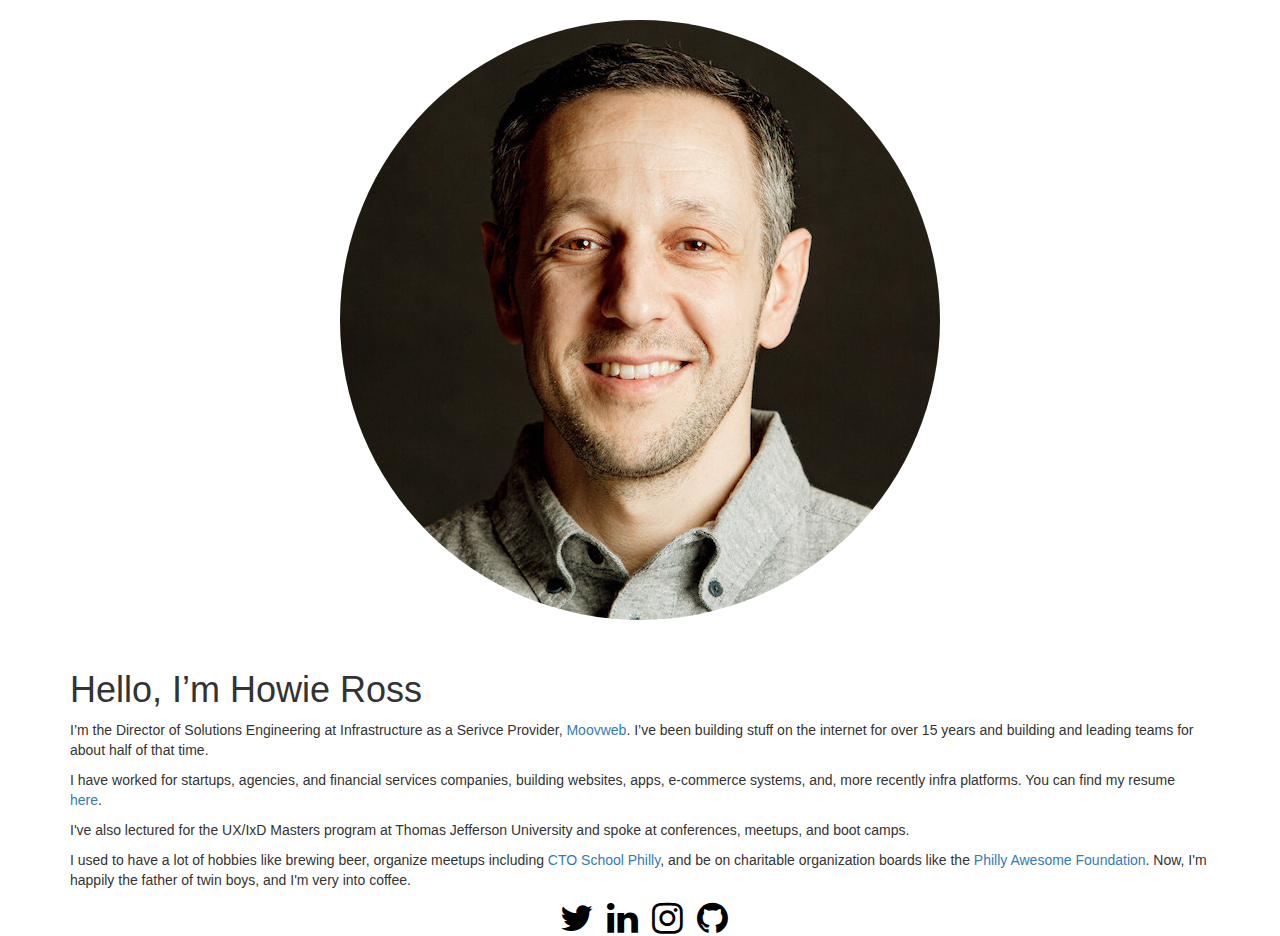
<file: index.html>
<head>
  <meta charset="utf-8">
  <meta http-equiv="X-UA-Compatible" content="IE=edge">
  <meta name="viewport" content="width=device-width, initial-scale=1">
  <meta name="description" content="Howie's Site">
  <meta name="author" content="Howie Ross">

  <title>Howie Ross's Site</title>

  <link href='https://fonts.googleapis.com/css?family=Exo:400,900' rel='stylesheet' type='text/css'>
  <link href="https://maxcdn.bootstrapcdn.com/bootstrap/3.3.7/css/bootstrap.min.css" rel="stylesheet" integrity="sha384-BVYiiSIFeK1dGmJRAkycuHAHRg32OmUcww7on3RYdg4Va+PmSTsz/K68vbdEjh4u" crossorigin="anonymous">
  <link rel="stylesheet" href="https://cdnjs.cloudflare.com/ajax/libs/font-awesome/4.7.0/css/font-awesome.min.css">
  <link href="styles.css" rel="stylesheet" type="text/css">

  <script
  src="https://code.jquery.com/jquery-3.1.1.min.js"
  integrity="sha256-hVVnYaiADRTO2PzUGmuLJr8BLUSjGIZsDYGmIJLv2b8="
  crossorigin="anonymous"></script>
  <script src="https://maxcdn.bootstrapcdn.com/bootstrap/3.3.7/js/bootstrap.min.js" integrity="sha384-Tc5IQib027qvyjSMfHjOMaLkfuWVxZxUPnCJA7l2mCWNIpG9mGCD8wGNIcPD7Txa" crossorigin="anonymous"></script>
</head>
<body>
  <div class="jumbotron">
  </div>
  <div class="container">
      <h1>Hello, I’m Howie Ross</h1>

      <p>
        I’m the Director of Solutions Engineering at Infrastructure as a Serivce Provider,
        <a href="https://www.moovweb.com/">Moovweb</a>.
      
        I’ve been building stuff on the internet for over 15 years and building
        and leading teams for about half of that time.
      </p>
      <p>I have worked for startups, agencies, and financial services companies, building websites, 
        apps, e-commerce systems, and, more recently infra platforms.
        You can find my resume <a href="https://docs.google.com/document/d/1ETSnhJWz0tnomekjgxsyehLep-nFzp05W_-OdqPzhwg/edit?usp=sharing">here</a>.
      </p>
        I've also lectured for the UX/IxD Masters
        program at Thomas Jefferson University and spoke at conferences, meetups, and boot camps.
      </p>  
        I used to have a lot of hobbies like brewing beer, organize meetups including
        <a href="https://www.meetup.com/CTO-School-Philadelphia/">CTO School
        Philly</a>, and be on charitable organization boards like the
        <a href="http://www.awesomefoundation.org/en/chapters/philadelphia" />
        Philly Awesome Foundation</a>. Now, I'm happily the father of twin boys, and I'm very into coffee.
      </p>
      <div class="icons">
      <a href="https://twitter.com/howdiz">
        <i class="fa fa-twitter"></i>
      </a>
      <a href="https://www.linkedin.com/in/howardross">
        <i class="fa fa-linkedin"></i>
      </a>
      <a href="https://www.instagram.com/howdiz/">
        <i class="fa fa-instagram"></i>
      </a>
      <a href="https://github.com/howdiz">
        <i class="fa fa-github"></i>
      </a>
    </div>
    </div>
</body>
</file>
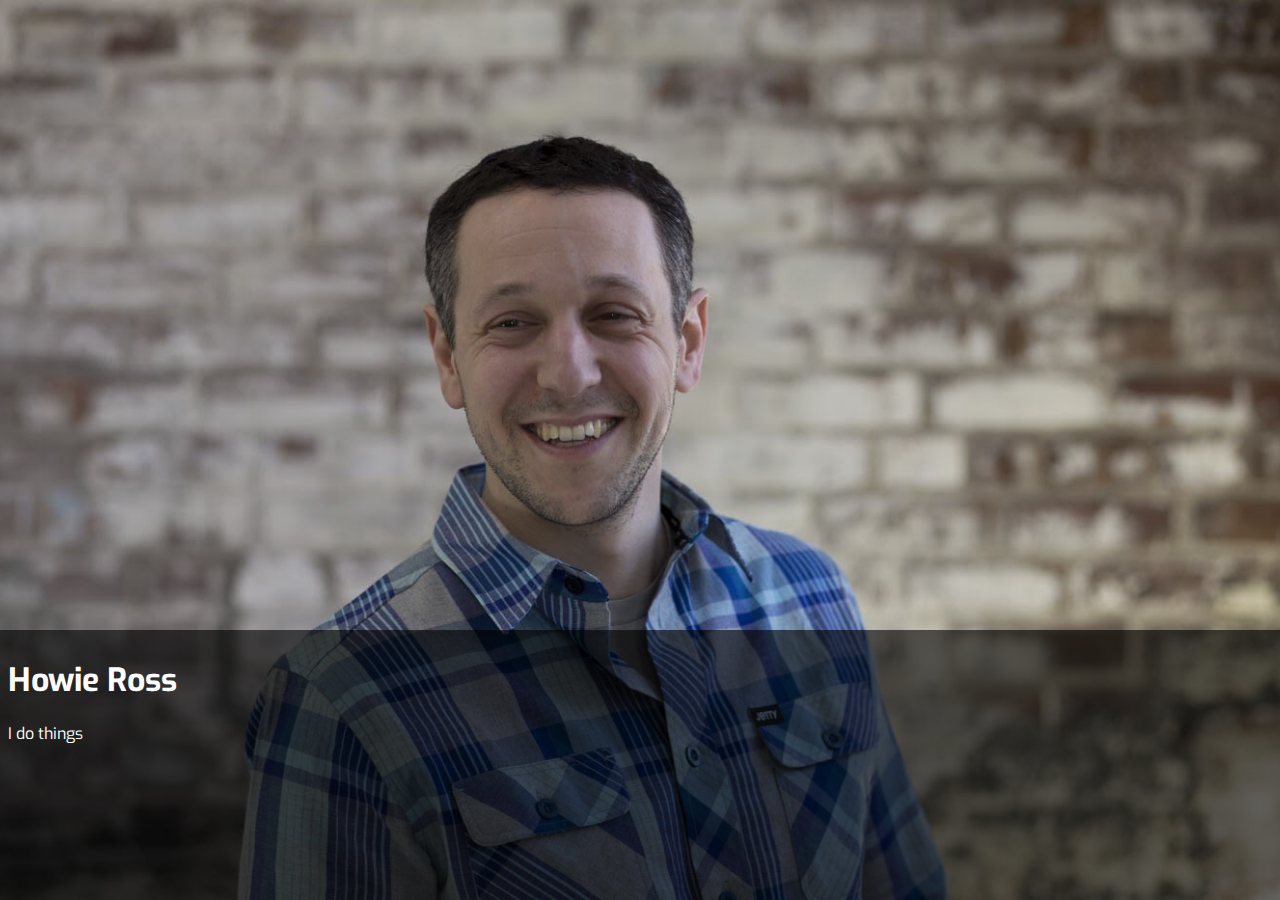
<file: new.html>
<head>

  <meta charset="utf-8">
  <meta http-equiv="X-UA-Compatible" content="IE=edge">
  <meta name="viewport" content="width=device-width, initial-scale=1">
  <meta name="description" content="Howie's Site">
  <meta name="author" content="Howie Ross">

  <title>Howie Ross's Site</title>

  </style>
  <link href='http://fonts.googleapis.com/css?family=Exo:400,900' rel='stylesheet' type='text/css'>
  <link href="styleee.css" rel="stylesheet" type="text/css">
</head>
<body>
  <div class="wrapper">
    <div class="message">
      <h1>Howie Ross</h1>
      <p>I do things</p>
    </div>
  </div>
</body>
</file>
<file: styles.css>
.jumbotron {
  background-image: url(goodone.jpg);
  background-repeat: no-repeat;
  background-color: white;
  background-position: center 0;
  border-radius: 100%;
  min-height: 250px;
  max-width: 600px;
  margin-left: auto;
  margin-right: auto;
  margin-top: 20px;
}

@media only screen and (min-width : 320px) {
  .jumbotron {
    height: 310px;
    width: 310px;
    background-size: cover;
  }
}
@media only screen and (min-width : 768px) {
  .jumbotron {
    height: 600px;
    width: 600px;
  }
}

.fa {
  font-size:36px;
  color:black;
  padding-left: 10px;
}
.icons {
  width: 180px;
  margin: auto;
}
</file>
<file: styleee.css>
html, body{
  height: 100%;
}
body {
			background-image: url(IMG_1104.JPG);
			background-position: center center;
			background-repeat:  no-repeat;
			background-attachment: fixed;
			background-size:  cover;
			background-color: #999;

}

div, body{
  margin: 0;
  padding: 0;
  font-family: exo, sans-serif;

}
.wrapper {
  height: 100%;
  width: 100%;
}

.message {
  -webkit-box-sizing: border-box;
  -moz-box-sizing: border-box;
  box-sizing: border-box;
  width: 100%;
  height:30%;
  bottom: 0;
  display: block;
  position: absolute;
  background-color: rgba(0,0,0,0.6);
  color: #fff;
  padding: 0.5em;
}
</file>
